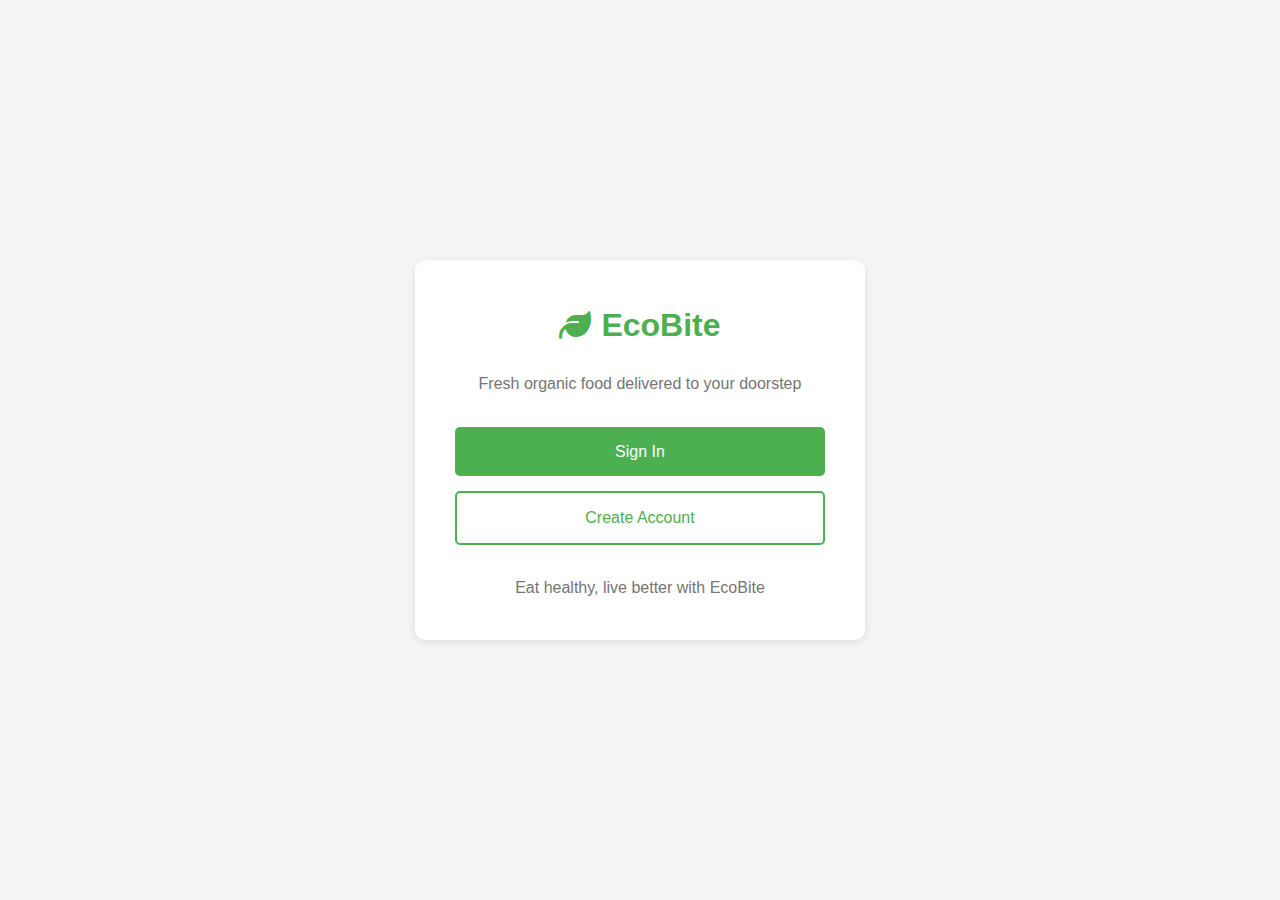
<file: index.html>
<!DOCTYPE html>
<html lang="en">
<head>
    <meta charset="UTF-8">
    <meta name="viewport" content="width=device-width, initial-scale=1.0">
    <title>EcoBite - Organic Food Delivery</title>
    <link rel="stylesheet" href="styles.css">
    <link rel="stylesheet" href="https://cdnjs.cloudflare.com/ajax/libs/font-awesome/6.4.0/css/all.min.css">
</head>
<body>
    <div class="container">
        <div class="auth-container">
            <div class="logo">
                <i class="fas fa-leaf"></i>
                <h1>EcoBite</h1>
            </div>
            <p class="tagline">Fresh organic food delivered to your doorstep</p>
            
            <div class="auth-options">
                <a href="signin.html" class="btn btn-primary">Sign In</a>
                <a href="signup.html" class="btn btn-outline">Create Account</a>
            </div>
            
            <div class="auth-footer">
                <p>Eat healthy, live better with EcoBite</p>
            </div>
        </div>
        
    </div>
</body>
</html>
</file>
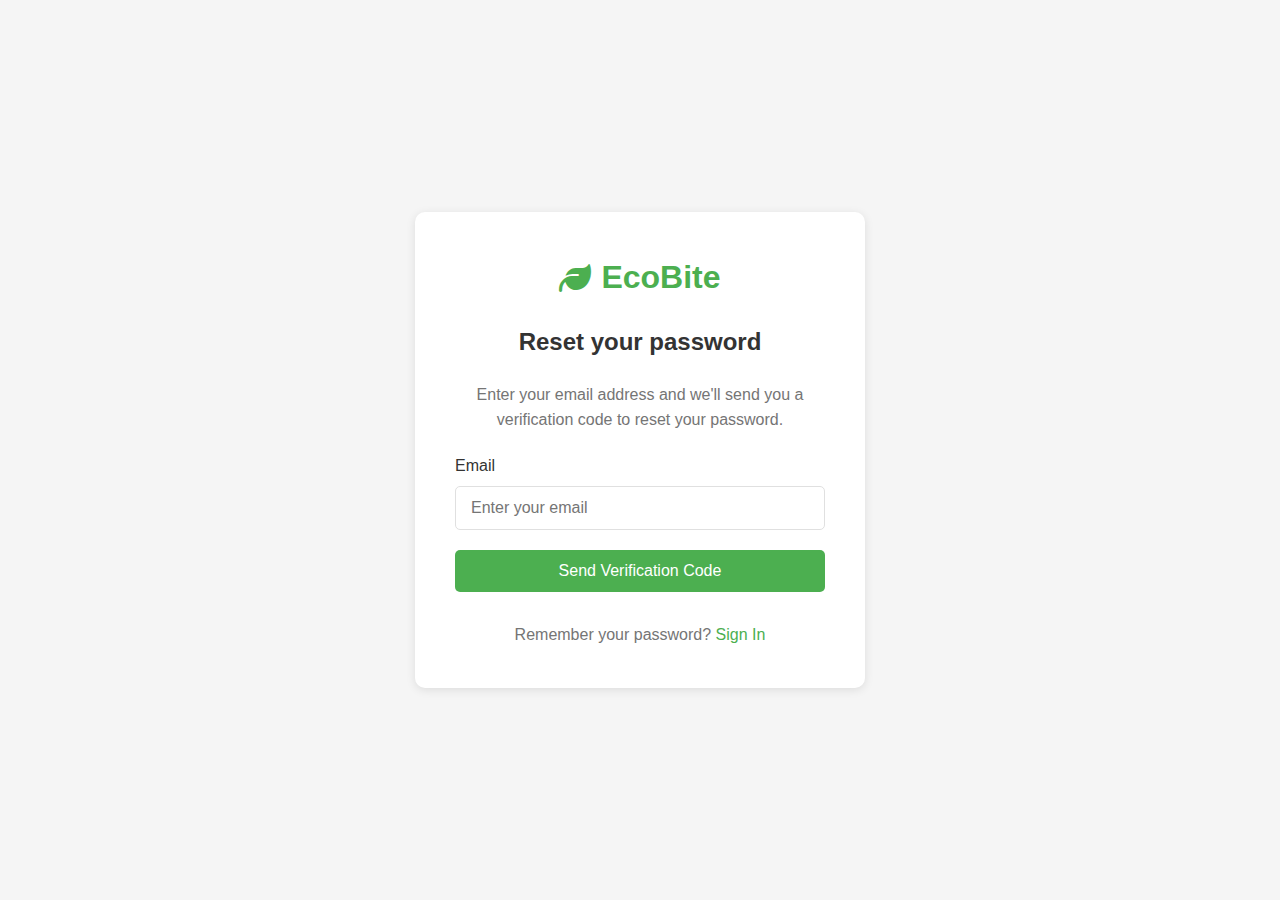
<file: forgot-password.html>
<!DOCTYPE html>
<html lang="en">
<head>
    <meta charset="UTF-8">
    <meta name="viewport" content="width=device-width, initial-scale=1.0">
    <title>Forgot Password - EcoBite</title>
    <link rel="stylesheet" href="styles.css">
    <link rel="stylesheet" href="https://cdnjs.cloudflare.com/ajax/libs/font-awesome/6.4.0/css/all.min.css">
</head>
<body>
    <div class="container">
        <div class="auth-container">
            <div class="logo">
                <i class="fas fa-leaf"></i>
                <h1>EcoBite</h1>
            </div>
            <h2>Reset your password</h2>
            
            <div id="step-1">
                <p class="instruction">Enter your email address and we'll send you a verification code to reset your password.</p>
                
                <form id="forgot-form" class="auth-form">
                    <div class="form-group">
                        <label for="reset-email">Email</label>
                        <input type="email" id="reset-email" name="reset-email" placeholder="Enter your email" required>
                        <span class="error-message" id="reset-email-error"></span>
                    </div>
                    
                    <button type="submit" class="btn btn-primary btn-block">Send Verification Code</button>
                </form>
            </div>
            
            <div id="step-2" style="display: none;">
                <p class="instruction">Enter the verification code sent to your email.</p>
                
                <form id="verify-code-form" class="auth-form">
                    <div class="form-group">
                        <label for="verification-code">Verification Code</label>
                        <div class="verification-code-container">
                            <input type="text" maxlength="1" class="verification-input" required>
                            <input type="text" maxlength="1" class="verification-input" required>
                            <input type="text" maxlength="1" class="verification-input" required>
                            <input type="text" maxlength="1" class="verification-input" required>
                            <input type="text" maxlength="1" class="verification-input" required>
                            <input type="text" maxlength="1" class="verification-input" required>
                        </div>
                        <span class="error-message" id="verification-code-error"></span>
                    </div>
                    
                    <button type="submit" class="btn btn-primary btn-block">Verify Code</button>
                    
                    <div class="resend-code">
                        <p>Didn't receive the code? <a href="#" id="resend-code">Resend</a></p>
                    </div>
                </form>
            </div>
            
            <div id="step-3" style="display: none;">
                <p class="instruction">Create a new password for your account.</p>
                
                <form id="reset-password-form" class="auth-form">
                    <div class="form-group">
                        <label for="new-password">New Password</label>
                        <div class="password-input">
                            <input type="password" id="new-password" name="new-password" placeholder="Create a new password" required>
                            <i class="fas fa-eye-slash toggle-password" data-target="new-password"></i>
                        </div>
                        <span class="error-message" id="new-password-error"></span>
                    </div>
                    
                    <div class="form-group">
                        <label for="confirm-new-password">Confirm New Password</label>
                        <div class="password-input">
                            <input type="password" id="confirm-new-password" name="confirm-new-password" placeholder="Confirm your new password" required>
                            <i class="fas fa-eye-slash toggle-password" data-target="confirm-new-password"></i>
                        </div>
                        <span class="error-message" id="confirm-new-password-error"></span>
                    </div>
                    
                    <button type="submit" class="btn btn-primary btn-block">Reset Password</button>
                </form>
            </div>
            
            <div class="auth-footer">
                <p>Remember your password? <a href="signin.html">Sign In</a></p>
            </div>
        </div>
    </div>
    
    <div id="success-modal" class="modal">
        <div class="modal-content">
            <span class="close">&times;</span>
            <i class="fas fa-check-circle success-icon"></i>
            <h2>Password Reset Successfully!</h2>
            <p>You can now sign in with your new password.</p>
            <a href="signin.html" class="btn btn-primary">Sign In</a>
        </div>
    </div>
    
    <script src="validation.js"></script>
    <script src="auth.js"></script>
</body>
</html>
</file>
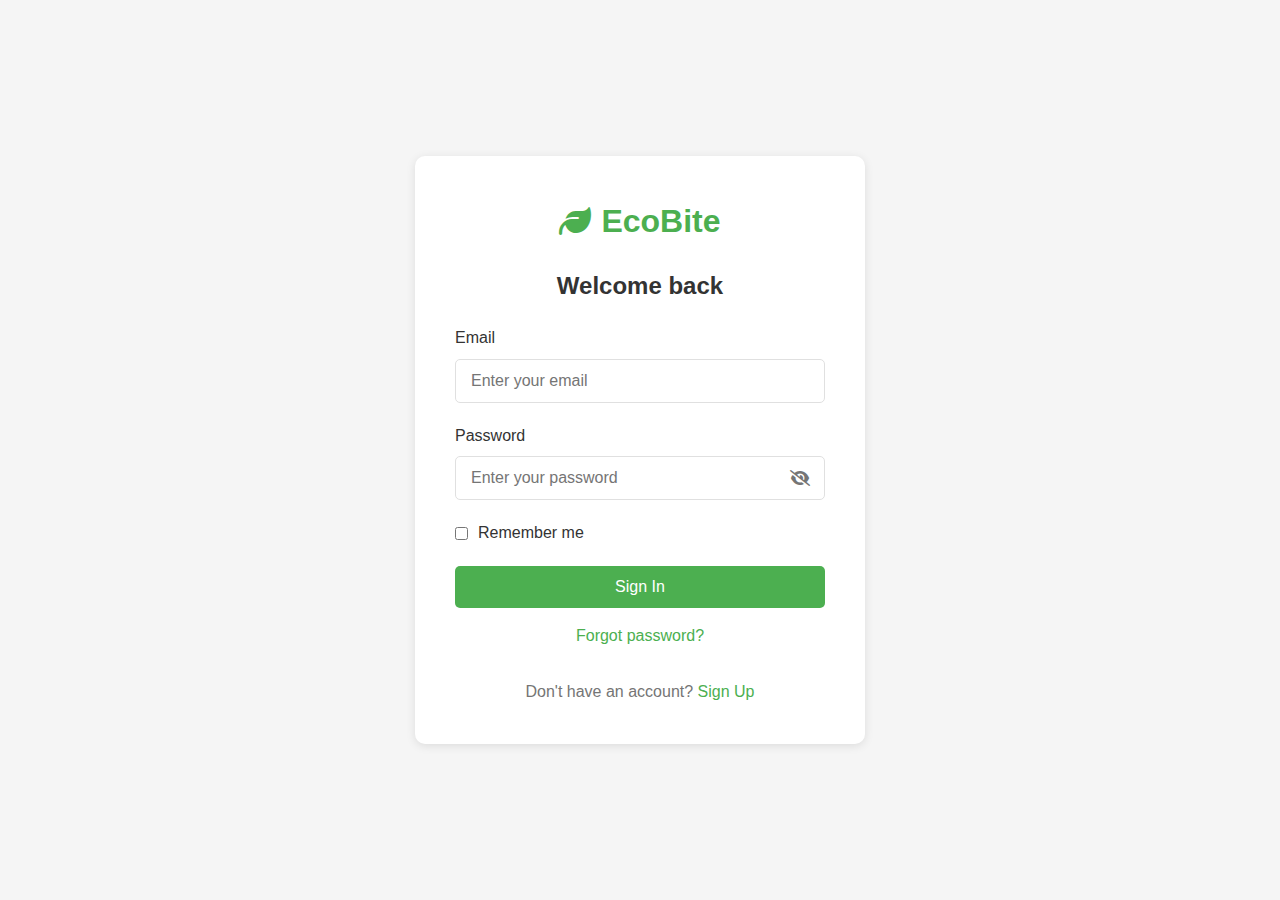
<file: signin.html>
<!DOCTYPE html>
<html lang="en">
<head>
    <meta charset="UTF-8">
    <meta name="viewport" content="width=device-width, initial-scale=1.0">
    <title>Sign In - EcoBite</title>
    <link rel="stylesheet" href="styles.css">
    <link rel="stylesheet" href="https://cdnjs.cloudflare.com/ajax/libs/font-awesome/6.4.0/css/all.min.css">
</head>

<body>
    <div class="container">
        <div class="auth-container">
            <div class="logo">
                <i class="fas fa-leaf"></i>
                <h1>EcoBite</h1>
            </div>
            <h2>Welcome back</h2>
            
            <form id="signin-form" class="auth-form">
                <div class="form-group">
                    <label for="login-email">Email</label>
                    <input type="email" id="login-email" name="login-email" placeholder="Enter your email" required>
                    <span class="error-message" id="login-email-error"></span>
                </div>
                
                <div class="form-group">
                    <label for="login-password">Password</label>
                    <div class="password-input">
                        <input type="password" id="login-password" name="login-password" placeholder="Enter your password" required>
                        <i class="fas fa-eye-slash toggle-password" data-target="login-password"></i>
                    </div>
                    <span class="error-message" id="login-password-error"></span>
                </div>
                
                <div class="form-group checkbox-group">
                    <input type="checkbox" id="remember" name="remember">
                    <label for="remember">Remember me</label>
                </div>
                
                <button type="submit" class="btn btn-primary btn-block">Sign In</button>
                
                <div class="forgot-password">
                    <a href="forgot-password.html">Forgot password?</a>
                </div>
            </form>
            
            <div class="auth-footer">
                <p>Don't have an account? <a href="signup.html">Sign Up</a></p>
            </div>
        </div>
    </div>
    
    <script src="validation.js"></script>
    <script src="auth.js"></script>
</body>
</html>
</file>
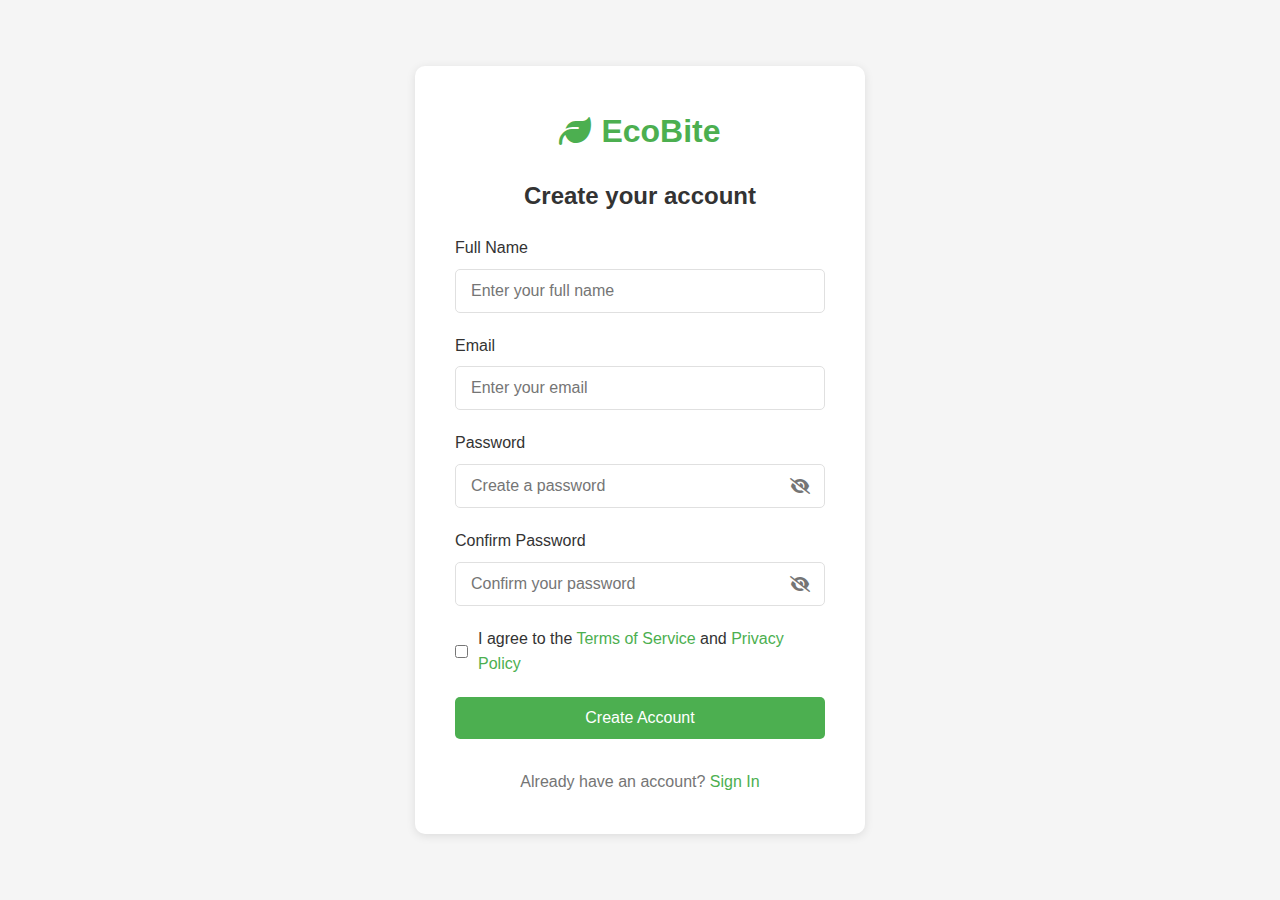
<file: signup.html>
<!DOCTYPE html>
<html lang="en">
<head>
    <meta charset="UTF-8">
    <meta name="viewport" content="width=device-width, initial-scale=1.0">
    <title>Sign Up - EcoBite</title>
    <link rel="stylesheet" href="styles.css">
    <link rel="stylesheet" href="https://cdnjs.cloudflare.com/ajax/libs/font-awesome/6.4.0/css/all.min.css">
</head>
<body>
    
    <div class="container">
        <div class="auth-container">
            <div class="logo">
                <i class="fas fa-leaf"></i>
                <h1>EcoBite</h1>
            </div>
            <h2>Create your account</h2>
            
            <form id="signup-form" class="auth-form">
                <div class="form-group">
                    <label for="name">Full Name</label>
                    <input type="text" id="name" name="name" placeholder="Enter your full name" required>
                    <span class="error-message" id="name-error"></span>
                </div>
                
                <div class="form-group">
                    <label for="email">Email</label>
                    <input type="email" id="email" name="email" placeholder="Enter your email" required>
                    <span class="error-message" id="email-error"></span>
                </div>
                
                <div class="form-group">
                    <label for="password">Password</label>
                    <div class="password-input">
                        <input type="password" id="password" name="password" placeholder="Create a password" required>
                        <i class="fas fa-eye-slash toggle-password" data-target="password"></i>
                    </div>
                    <span class="error-message" id="password-error"></span>
                </div>
                
                <div class="form-group">
                    <label for="confirm-password">Confirm Password</label>
                    <div class="password-input">
                        <input type="password" id="confirm-password" name="confirm-password" placeholder="Confirm your password" required>
                        <i class="fas fa-eye-slash toggle-password" data-target="confirm-password"></i>
                    </div>
                    <span class="error-message" id="confirm-password-error"></span>
                </div>
                
                <div class="form-group checkbox-group">
                    <input type="checkbox" id="terms" name="terms" required>
                    <label for="terms">I agree to the <a href="#">Terms of Service</a> and <a href="#">Privacy Policy</a></label>
                    <span class="error-message" id="terms-error"></span>
                </div>
                
                <button type="submit" class="btn btn-primary btn-block">Create Account</button>
            </form>
            
            <div class="auth-footer">
                <p>Already have an account? <a href="signin.html">Sign In</a></p>
            </div>
        </div>
    </div>
    
    <div id="success-modal" class="modal">
        <div class="modal-content">
            <span class="close">&times;</span>
            <i class="fas fa-check-circle success-icon"></i>
            <h2>Account Created Successfully!</h2>
            <p>You can now sign in with your credentials.</p>
            <a href="signin.html" class="btn btn-primary">Sign In</a>
        </div>
    </div>
    
    <script src="validation.js"></script>
    <script src="auth.js"></script>
</body>
</html>
</file>
<file: styles.css>
/* Global Styles */
:root {
  --primary-color: #4caf50;
  --primary-dark: #388e3c;
  --primary-light: #c8e6c9;
  --accent-color: #8bc34a;
  --text-color: #333333;
  --text-light: #757575;
  --background-color: #f5f5f5;
  --white: #ffffff;
  
  --error-color: #f44336;
  --success-color: #4caf50;
  --border-color: #e0e0e0;
  --shadow: 0 2px 10px rgba(0, 0, 0, 0.1);
}

* {
  margin: 0;
  padding: 0;
  box-sizing: border-box;
  font-family: "Segoe UI", Tahoma, Geneva, Verdana, sans-serif;
}

body {
  background-color: var(--background-color);
  color: var(--text-color);
  line-height: 1.6;
}

a {
  color: var(--primary-color);
  text-decoration: none;
  transition: color 0.3s ease;
}

a:hover {
  color: var(--primary-dark);
}

/* Container */
.container {
  display: flex;
  justify-content: center;
  align-items: center;
  min-height: 100vh;
  padding: 20px;
}

/* Authentication Container */
.auth-container {
  background-color: var(--white);
  border-radius: 10px;
  box-shadow: var(--shadow);
  width: 100%;
  max-width: 450px;
  padding: 40px;
  text-align: center;
}

/* Logo */
.logo {
  display: flex;
  align-items: center;
  justify-content: center;
  margin-bottom: 20px;
}

.logo i {
  font-size: 2rem;
  color: var(--primary-color);
  margin-right: 10px;
}

.logo h1 {
  color: var(--primary-color);
  font-size: 2rem;
  font-weight: 700;
}

.tagline {
  color: var(--text-light);
  margin-bottom: 30px;
}

h2 {
  margin-bottom: 20px;
  color: var(--text-color);
  font-weight: 600;
}

/* Form Styles */
.auth-form {
  text-align: left;
  margin-bottom: 20px;
}

.form-group {
  margin-bottom: 20px;
}

label {
  display: block;
  margin-bottom: 8px;
  font-weight: 500;
  color: var(--text-color);
}

input[type="text"],
input[type="email"],
input[type="password"] {
  width: 100%;
  padding: 12px 15px;
  border: 1px solid var(--border-color);
  border-radius: 5px;
  font-size: 1rem;
  transition: border-color 0.3s ease;
}

input[type="text"]:focus,
input[type="email"]:focus,
input[type="password"]:focus {
  border-color: var(--primary-color);
  outline: none;
}

.password-input {
  position: relative;
}

.toggle-password {
  position: absolute;
  right: 15px;
  top: 50%;
  transform: translateY(-50%);
  cursor: pointer;
  color: var(--text-light);
}

.checkbox-group {
  display: flex;
  align-items: center;
}

.checkbox-group input[type="checkbox"] {
  margin-right: 10px;
}

.checkbox-group label {
  margin-bottom: 0;
  font-weight: normal;
}

.error-message {
  color: var(--error-color);
  font-size: 0.85rem;
  margin-top: 5px;
  display: block;
}

/* Button Styles */
.btn {
  display: inline-block;
  padding: 12px 24px;
  border: none;
  border-radius: 5px;
  font-size: 1rem;
  font-weight: 500;
  cursor: pointer;
  transition: all 0.3s ease;
  text-align: center;
}

.btn-primary {
  background-color: var(--primary-color);
  color: var(--white);
}

.btn-primary:hover {
  background-color: var(--primary-dark);
}

.btn-outline {
  background-color: transparent;
  border: 2px solid var(--primary-color);
  color: var(--primary-color);
}

.btn-outline:hover {
  background-color: var(--primary-light);
}

.btn-block {
  display: block;
  width: 100%;
}

/* Auth Options */
.auth-options {
  display: flex;
  flex-direction: column;
  gap: 15px;
  margin-bottom: 30px;
}

/* Auth Footer */
.auth-footer {
  margin-top: 30px;
  color: var(--text-light);
}

/* Forgot Password */
.forgot-password {
  text-align: center;
  margin-top: 15px;
}

/* Verification Code */
.verification-code-container {
  display: flex;
  justify-content: space-between;
  gap: 10px;
}

.verification-input {
  width: 50px;
  height: 50px;
  text-align: center;
  font-size: 1.5rem;
  border: 1px solid var(--border-color);
  border-radius: 5px;
}

.resend-code {
  text-align: center;
  margin-top: 20px;
}

/* Instructions */
.instruction {
  margin-bottom: 20px;
  color: var(--text-light);
}

/* Modal */
.modal {
  display: none;
  position: fixed;
  z-index: 1000;
  left: 0;
  top: 0;
  width: 100%;
  height: 100%;
  background-color: rgba(0, 0, 0, 0.5);
  align-items: center;
  justify-content: center;
}

.modal-content {
  background-color: var(--white);
  border-radius: 10px;
  padding: 30px;
  text-align: center;
  max-width: 400px;
  width: 90%;
}

.close {
  color: var(--text-light);
  float: right;
  font-size: 28px;
  font-weight: bold;
  cursor: pointer;
}

.success-icon {
  font-size: 4rem;
  color: var(--success-color);
  margin: 20px 0;
}

/* Responsive */
@media (max-width: 480px) {
  .auth-container {
    padding: 30px 20px;
  }

  .verification-input {
    width: 40px;
    height: 40px;
    font-size: 1.2rem;
  }
}
</file>
